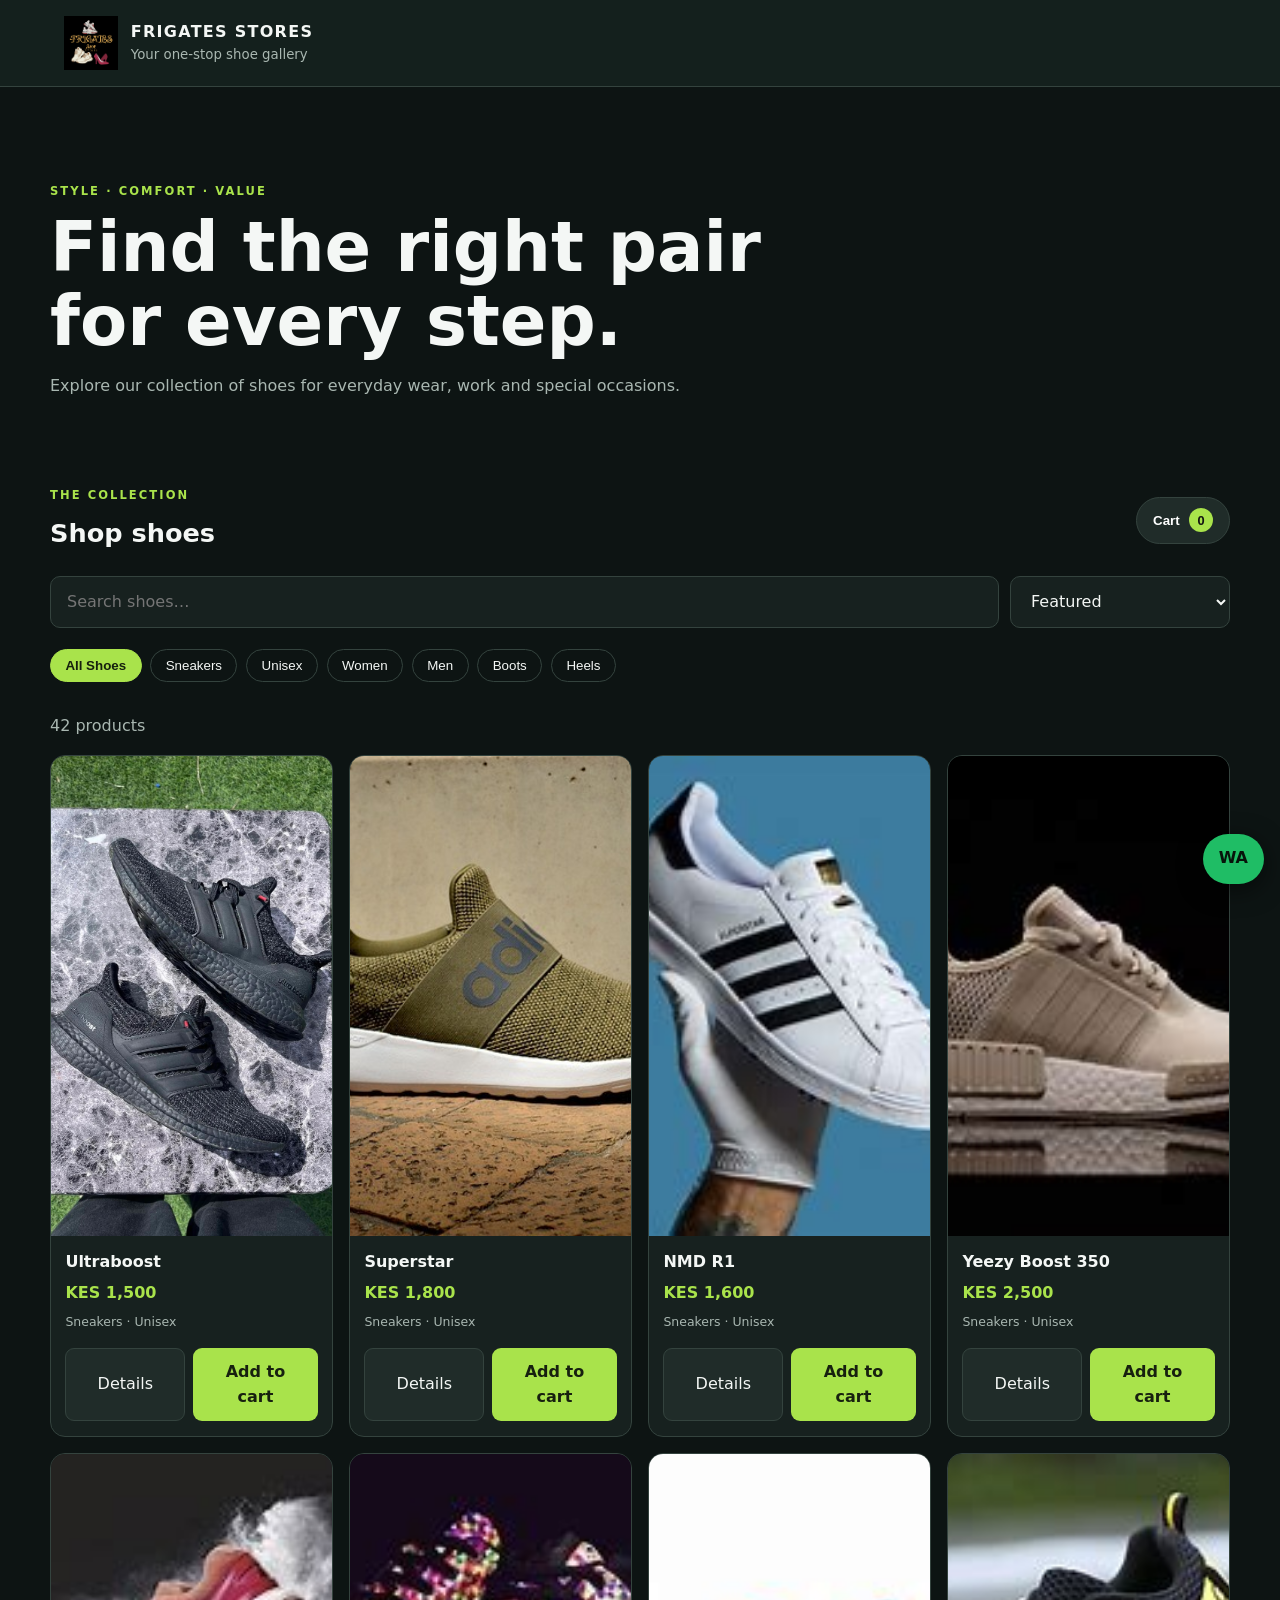
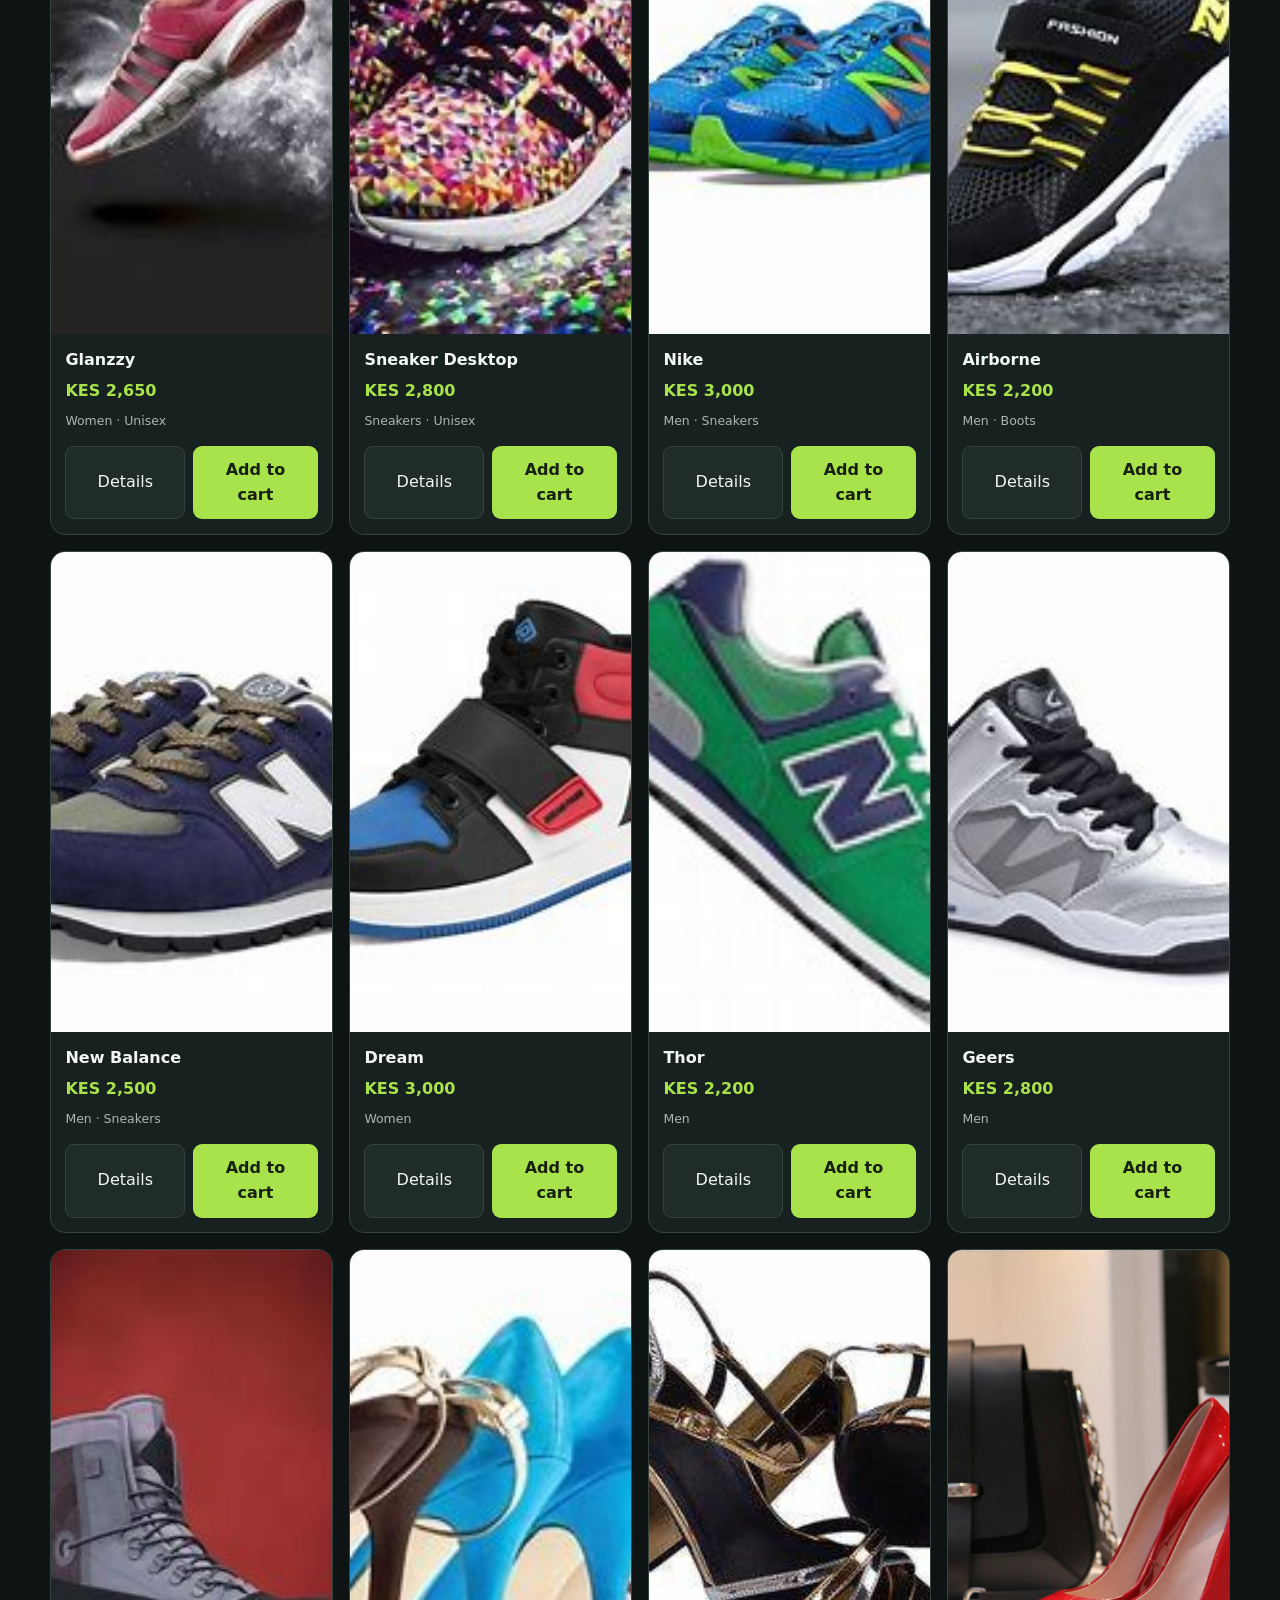
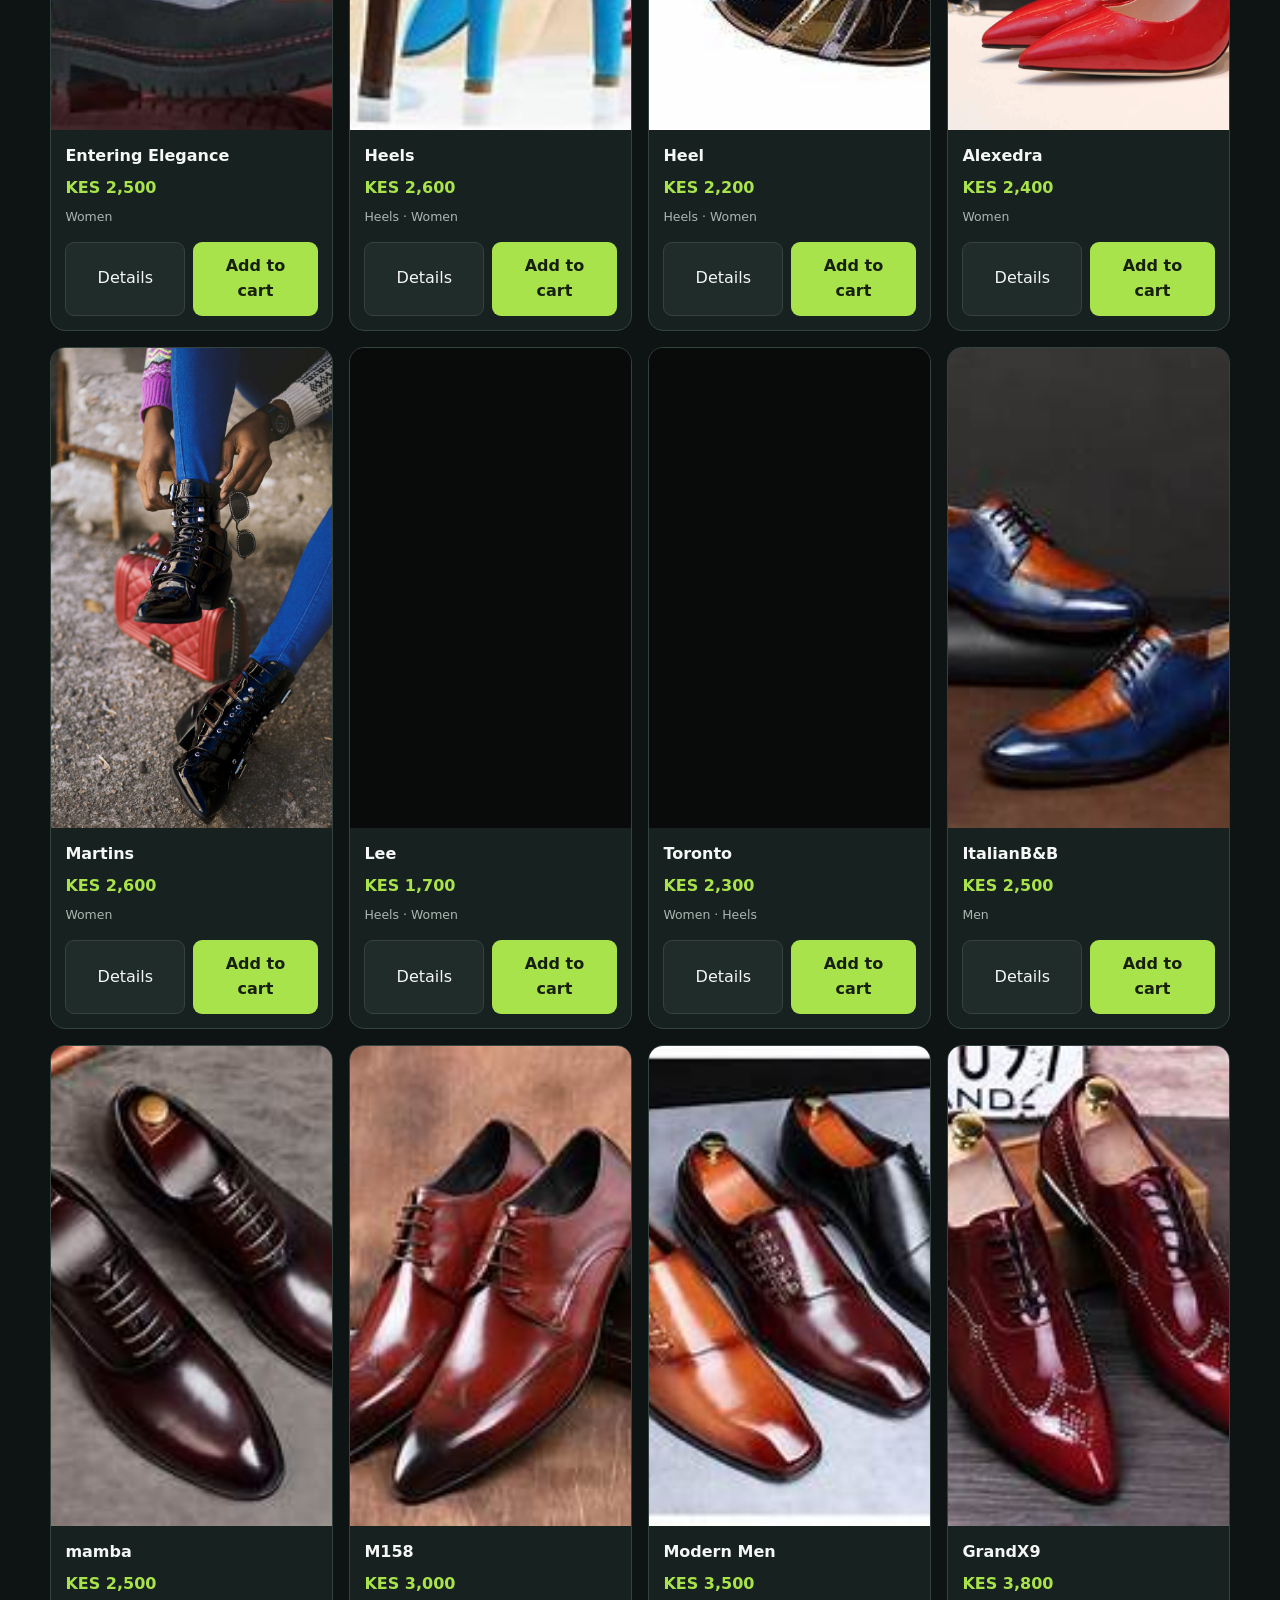
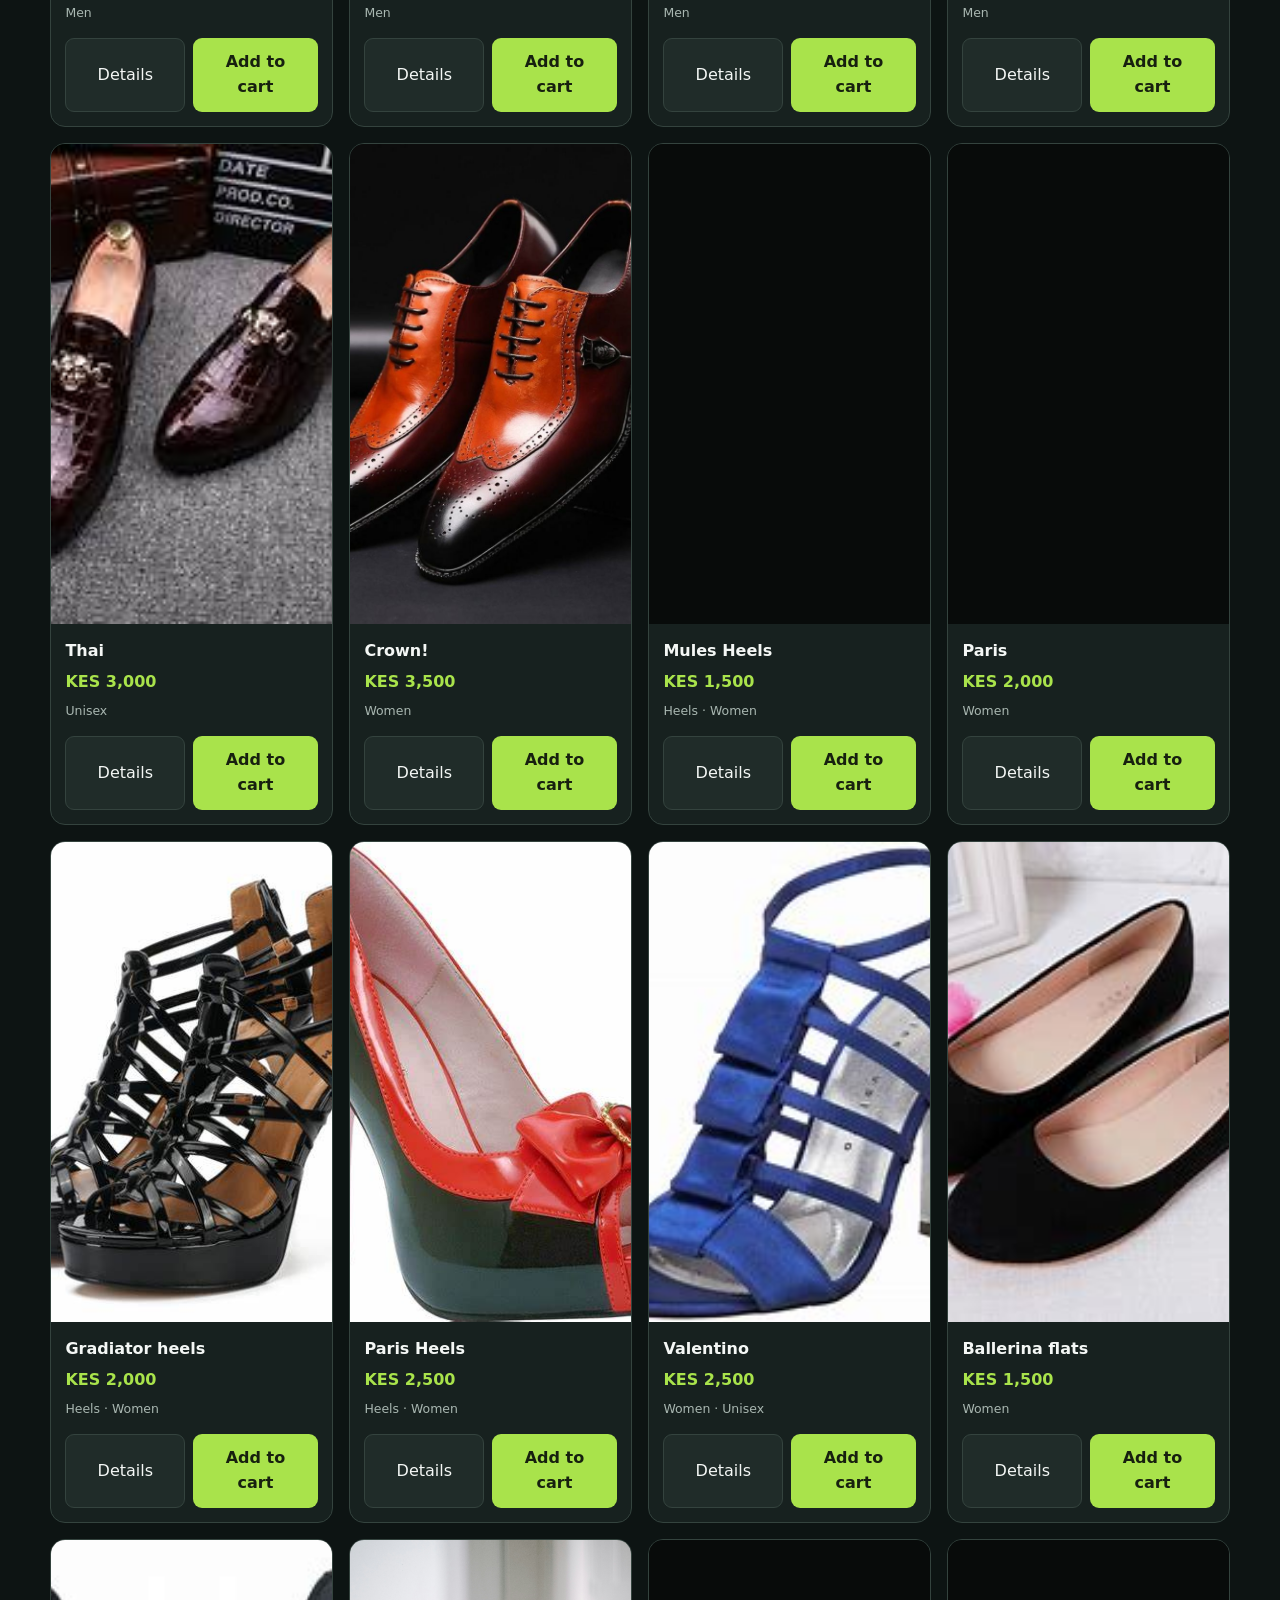
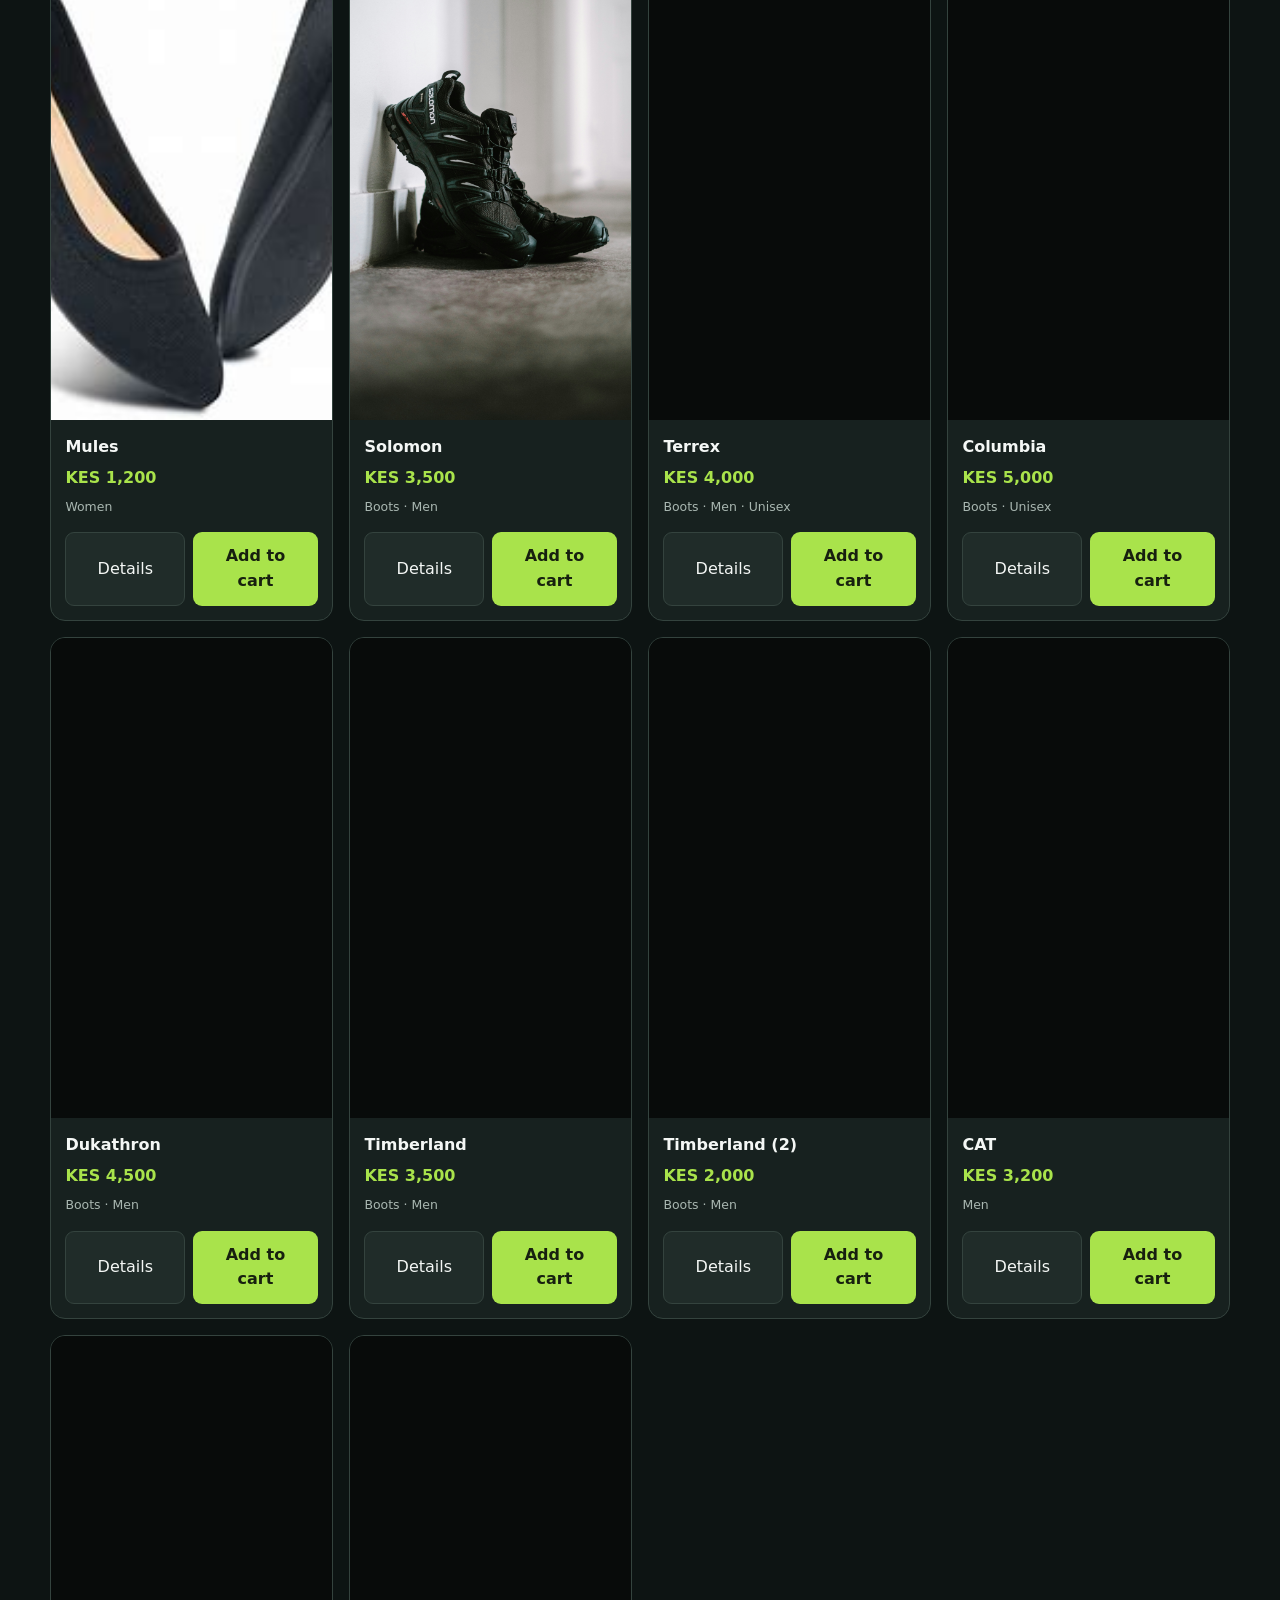
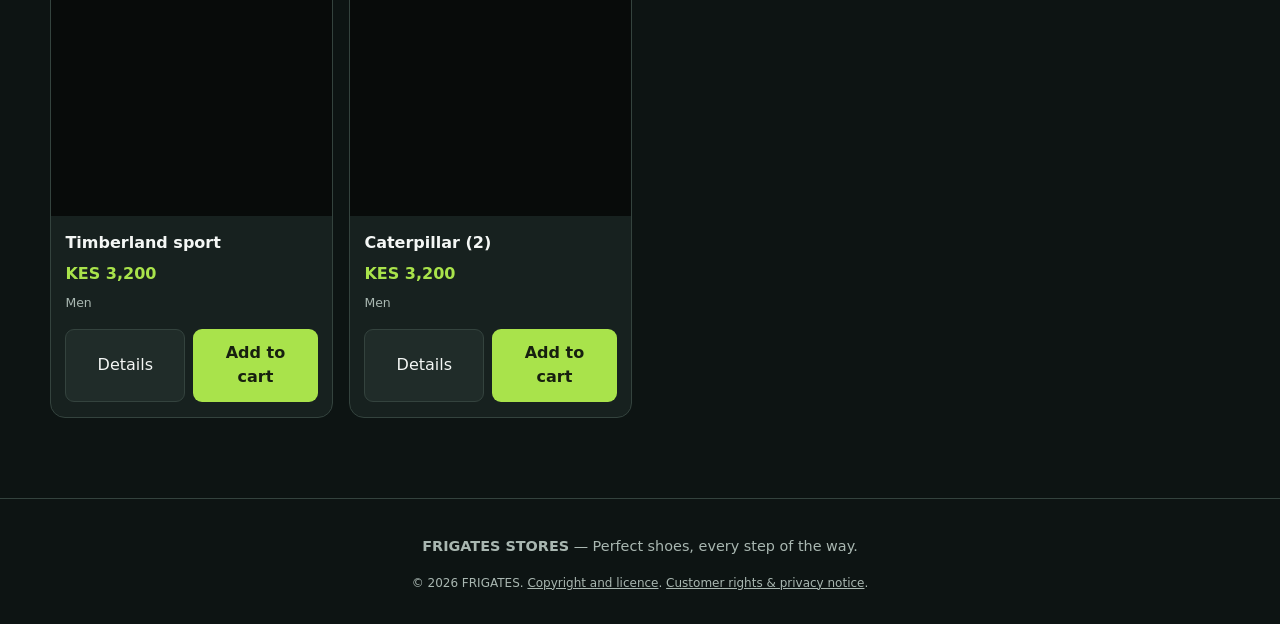
<file: index.html>
<!doctype html>
<html lang="en">
<head>
  <meta charset="utf-8">
  <meta name="viewport" content="width=device-width, initial-scale=1">
  <meta name="theme-color" content="#101817">
  <title>Frigates Shoe Store Kenya | Shoes for Every Step</title>
  <meta name="description" content="Explore affordable shoes for men and women at Frigates Stores in Kenya. Browse sneakers, boots and heels, then order through WhatsApp.">
  <meta name="author" content="FRIGATES">
  <link rel="canonical" href="https://alpha791.github.io/shoe-/">
  <meta property="og:title" content="Frigates Shoe Store Kenya">
  <meta property="og:description" content="Find your next pair. Browse the Frigates shoe collection and order through WhatsApp.">
  <meta property="og:type" content="website">
  <meta property="og:url" content="https://alpha791.github.io/shoe-/">
  <link rel="stylesheet" href="css/style.css">
  <script type="application/ld+json">
    {
      "@context": "https://schema.org",
      "@type": "Store",
      "name": "Frigates Stores",
      "url": "https://alpha791.github.io/shoe-/",
      "telephone": ["+254717616895", "+254791185252"],
      "currenciesAccepted": "KES",
      "areaServed": "Kenya"
    }
  </script>
  <script src="js/store.js" defer></script>
  <script src="js/protection.js" defer></script>
</head>
<body>
  <a class="skip-link" href="#product-gallery">Skip to products</a>

  <header class="site-header">
    <a class="brand" href="./">
      <img src="images/frigates.png" alt="" width="58" height="58">
      <span>
        <strong>FRIGATES STORES</strong>
        <small>Your one-stop shoe gallery</small>
      </span>
    </a>
  </header>

  <main class="page-shell">
    <section class="hero">
      <p class="eyebrow">STYLE · COMFORT · VALUE</p>
      <h1>Find the right pair for every step.</h1>
      <p>Explore our collection of shoes for everyday wear, work and special occasions.</p>
    </section>

    <section class="catalogue" aria-label="Shoe catalogue">
      <div class="catalogue-heading">
        <div>
          <p class="eyebrow">THE COLLECTION</p>
          <h2>Shop shoes</h2>
        </div>
        <button class="cart-toggle" id="cart-toggle" type="button" aria-controls="cart-panel">
          Cart <span id="cart-count" aria-live="polite">0</span>
        </button>
      </div>

      <div class="toolbar">
        <label class="search-label" for="product-search">Search products</label>
        <input id="product-search" type="search" placeholder="Search shoes…" autocomplete="off">
        <label class="sr-only" for="sort-products">Sort products</label>
        <select id="sort-products">
          <option value="featured">Featured</option>
          <option value="price-low">Price: low to high</option>
          <option value="price-high">Price: high to low</option>
          <option value="name">Name: A to Z</option>
        </select>
      </div>

      <nav id="category-bar" class="category-bar" aria-label="Filter products by category"></nav>
      <p id="results-count" class="results-count" aria-live="polite"></p>
      <div id="product-gallery" class="product-grid" aria-live="polite"></div>
      <p id="empty-state" class="empty-state" hidden>No products match your search. Try another term or category.</p>
    </section>

    <aside id="cart-panel" class="cart-panel" hidden aria-labelledby="cart-title">
      <div class="cart-heading">
        <h2 id="cart-title">Your order</h2>
        <button id="cart-close" class="icon-button" type="button" aria-label="Close cart">×</button>
      </div>
      <div id="cart-items"></div>
      <div class="cart-total">
        <span>Subtotal</span>
        <strong id="cart-subtotal">KES 0</strong>
      </div>
      <p class="cart-note">Delivery fees and final availability are confirmed by the store.</p>
      <button id="checkout-button" class="primary-button" type="button">Order via WhatsApp 1</button>
      <button id="checkout-alt-button" class="secondary-button" type="button">Order via WhatsApp 2</button>
      <button id="clear-cart" class="text-button" type="button">Clear cart</button>
    </aside>
  </main>

  <dialog id="product-dialog" class="product-dialog" aria-labelledby="dialog-product-name">
    <form method="dialog">
      <button class="dialog-close" aria-label="Close product details">×</button>
    </form>
    <img id="dialog-image" class="dialog-image" alt="">
    <div class="dialog-copy">
      <p class="eyebrow">PRODUCT DETAILS</p>
      <h2 id="dialog-product-name"></h2>
      <p id="dialog-product-price" class="dialog-price"></p>
      <p id="dialog-product-description"></p>
      <p id="dialog-product-categories" class="muted"></p>
      <label for="dialog-quantity">Quantity</label>
      <input id="dialog-quantity" type="number" min="1" max="20" value="1">
      <button id="dialog-add" class="primary-button" type="button">Add to cart</button>
    </div>
  </dialog>

  <footer class="site-footer">
    <p><strong>FRIGATES STORES</strong> — Perfect shoes, every step of the way.</p>
    </p>
    <small>
      © 2026 FRIGATES.
      <a href="legal.html#copyright">Copyright and licence</a>.
      <a href="legal.html">Customer rights &amp; privacy notice</a>.
    </small>
  </footer>

  <a class="floating-whatsapp" href="https://wa.me/254717616895?text=Hello%20Frigates%20Stores" target="_blank" rel="noopener noreferrer" aria-label="Chat with Frigates Stores on primary WhatsApp">WA</a>
</body>
</html>
</file>
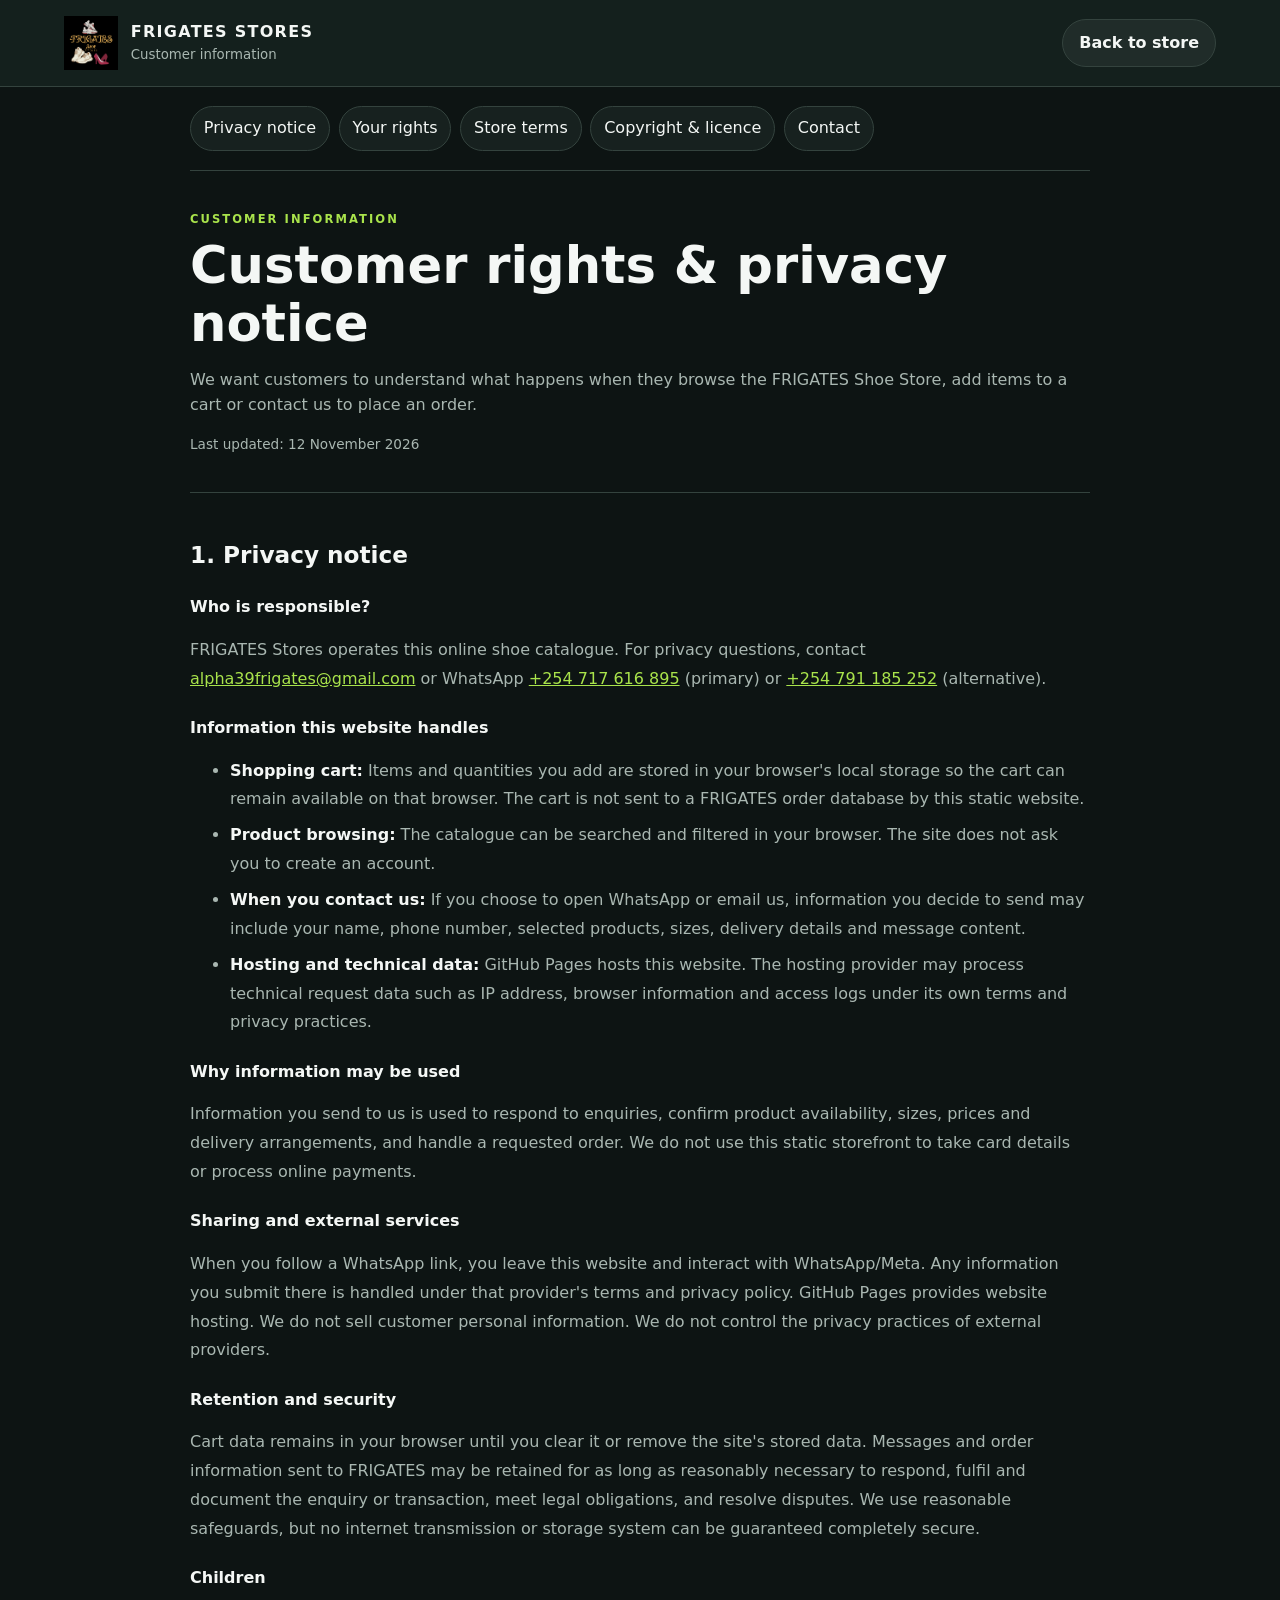
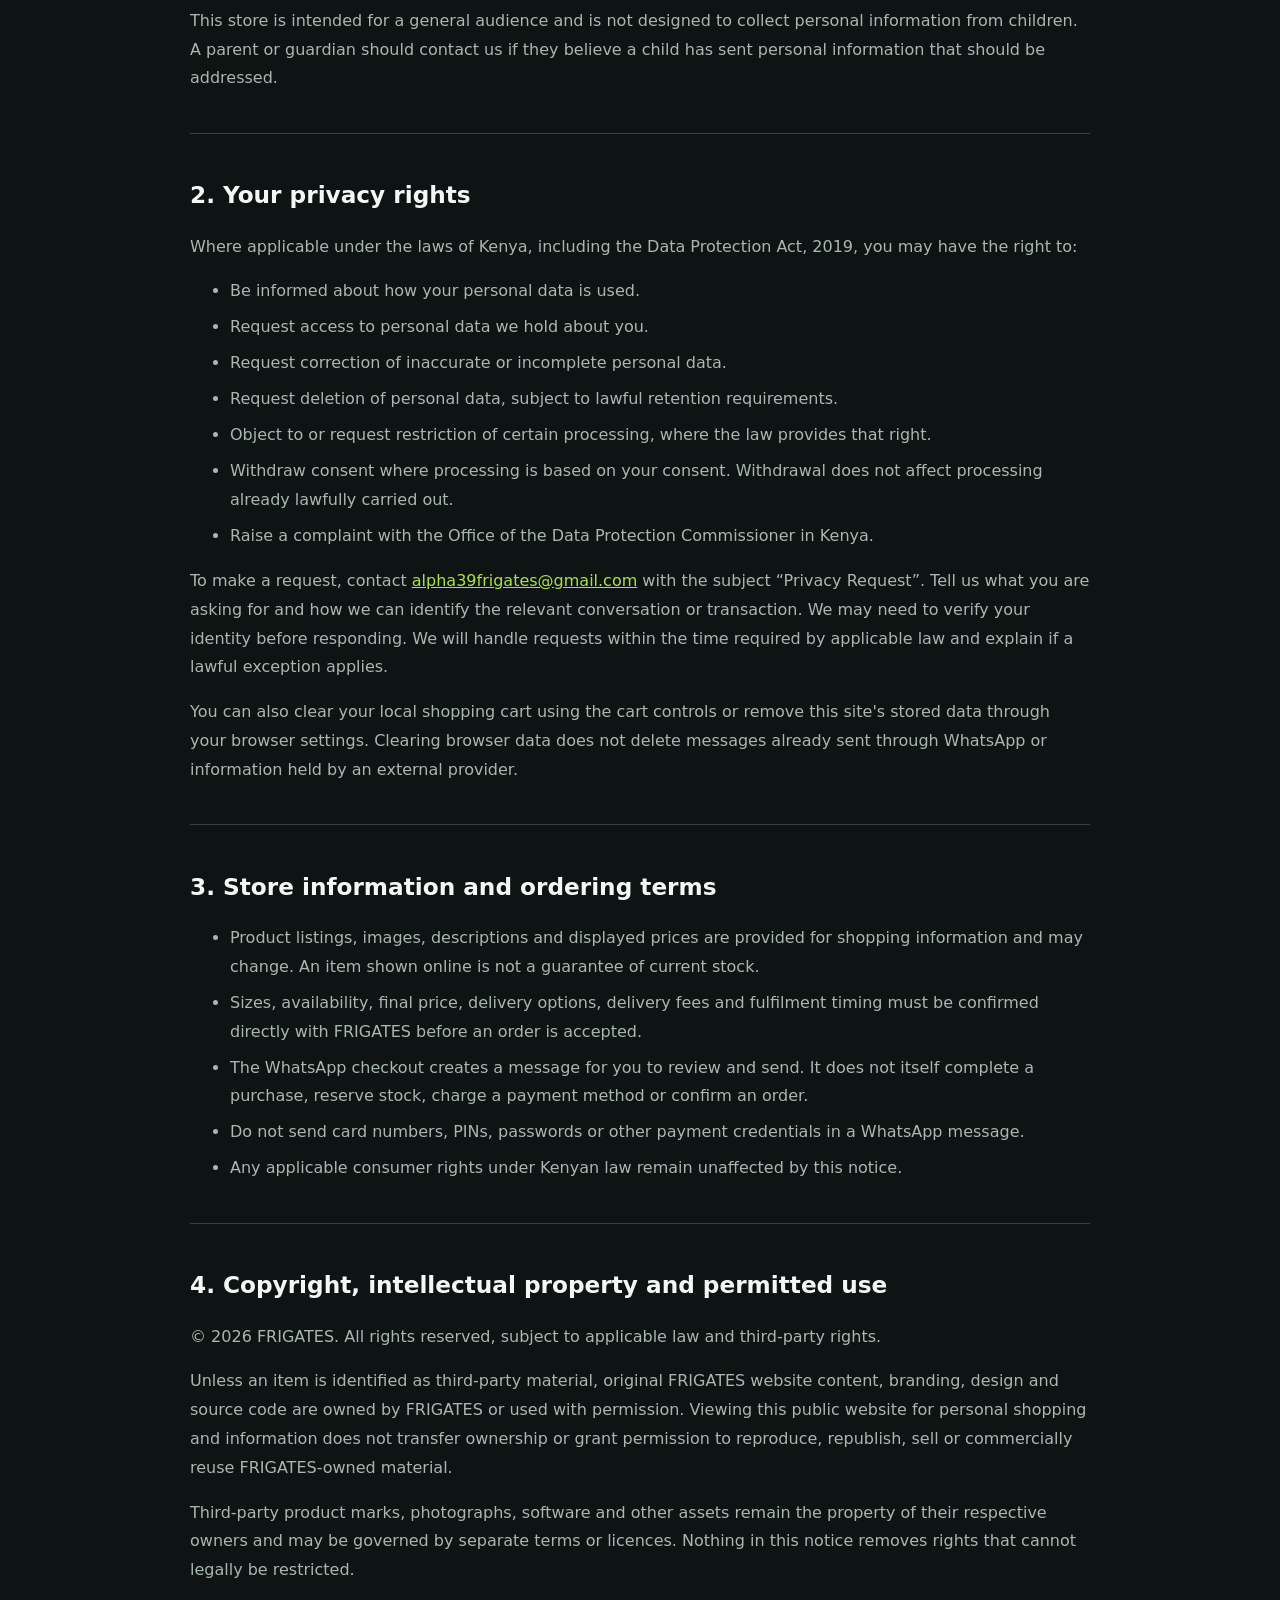
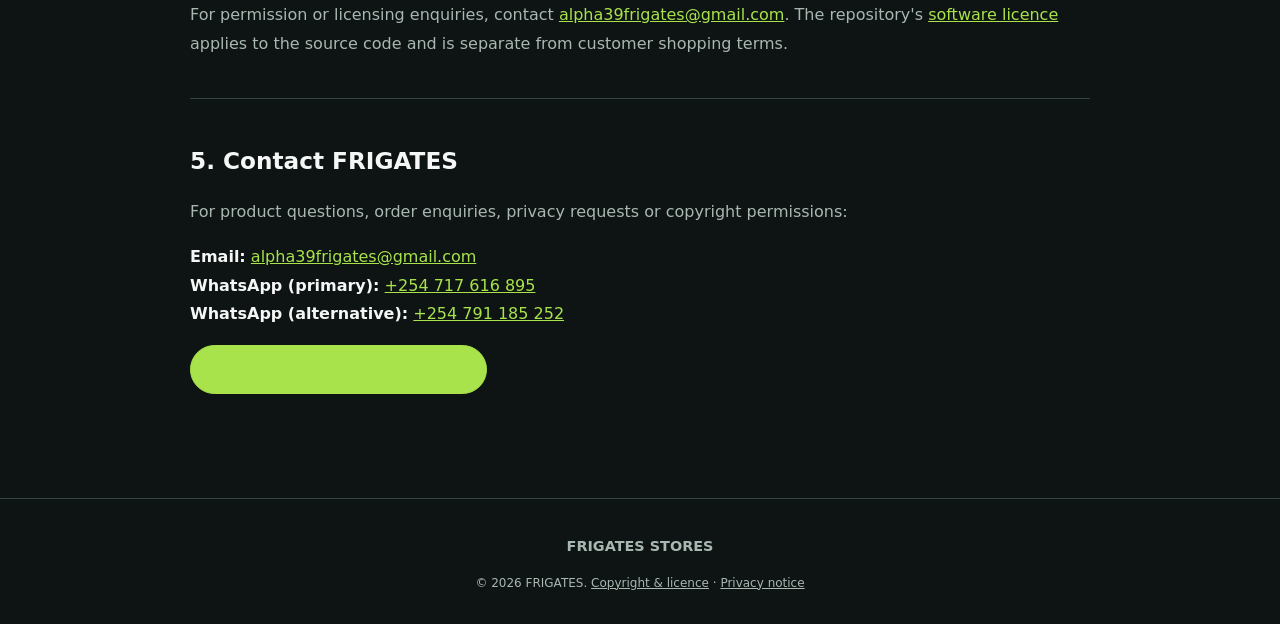
<file: legal.html>
<!doctype html>
<html lang="en">
<head>
<meta charset="utf-8">
<meta name="viewport" content="width=device-width,initial-scale=1">
<meta name="theme-color" content="#101817">
<meta name="description" content="Read the FRIGATES Shoe Store customer privacy notice, customer rights, terms of use and copyright information.">
<title>Customer Rights &amp; Privacy | FRIGATES Stores</title>
<link rel="stylesheet" href="css/style.css">
</head>
<body>
<header class="site-header">
<a class="brand" href="./" aria-label="Frigates Stores home"><img src="images/frigates.png" alt="" width="58" height="58"><span><strong>FRIGATES STORES</strong><small>Customer information</small></span></a>
<a class="header-contact" href="./">Back to store</a>
</header>
<main class="page-shell legal-page">
<nav class="legal-nav" aria-label="Notice sections"><a href="#privacy">Privacy notice</a><a href="#rights">Your rights</a><a href="#store-terms">Store terms</a><a href="#copyright">Copyright &amp; licence</a><a href="#contact">Contact</a></nav>
<header class="legal-intro"><p class="eyebrow">CUSTOMER INFORMATION</p><h1>Customer rights &amp; privacy notice</h1><p>We want customers to understand what happens when they browse the FRIGATES Shoe Store, add items to a cart or contact us to place an order.</p><p class="legal-updated">Last updated: 12 November 2026</p></header>
<section class="legal-section" id="privacy">
<h2>1. Privacy notice</h2>
<h3>Who is responsible?</h3>
<p>FRIGATES Stores operates this online shoe catalogue. For privacy questions, contact <a href="mailto:alpha39frigates@gmail.com">alpha39frigates@gmail.com</a> or WhatsApp <a href="https://wa.me/254717616895" target="_blank" rel="noopener noreferrer">+254 717 616 895</a> (primary) or <a href="https://wa.me/254791185252" target="_blank" rel="noopener noreferrer">+254 791 185 252</a> (alternative).</p>
<h3>Information this website handles</h3>
<ul>
<li><strong>Shopping cart:</strong> Items and quantities you add are stored in your browser's local storage so the cart can remain available on that browser. The cart is not sent to a FRIGATES order database by this static website.</li>
<li><strong>Product browsing:</strong> The catalogue can be searched and filtered in your browser. The site does not ask you to create an account.</li>
<li><strong>When you contact us:</strong> If you choose to open WhatsApp or email us, information you decide to send may include your name, phone number, selected products, sizes, delivery details and message content.</li>
<li><strong>Hosting and technical data:</strong> GitHub Pages hosts this website. The hosting provider may process technical request data such as IP address, browser information and access logs under its own terms and privacy practices.</li>
</ul>
<h3>Why information may be used</h3>
<p>Information you send to us is used to respond to enquiries, confirm product availability, sizes, prices and delivery arrangements, and handle a requested order. We do not use this static storefront to take card details or process online payments.</p>
<h3>Sharing and external services</h3>
<p>When you follow a WhatsApp link, you leave this website and interact with WhatsApp/Meta. Any information you submit there is handled under that provider's terms and privacy policy. GitHub Pages provides website hosting. We do not sell customer personal information. We do not control the privacy practices of external providers.</p>
<h3>Retention and security</h3>
<p>Cart data remains in your browser until you clear it or remove the site's stored data. Messages and order information sent to FRIGATES may be retained for as long as reasonably necessary to respond, fulfil and document the enquiry or transaction, meet legal obligations, and resolve disputes. We use reasonable safeguards, but no internet transmission or storage system can be guaranteed completely secure.</p>
<h3>Children</h3>
<p>This store is intended for a general audience and is not designed to collect personal information from children. A parent or guardian should contact us if they believe a child has sent personal information that should be addressed.</p>
</section>
<section class="legal-section" id="rights">
<h2>2. Your privacy rights</h2>
<p>Where applicable under the laws of Kenya, including the Data Protection Act, 2019, you may have the right to:</p>
<ul>
<li>Be informed about how your personal data is used.</li>
<li>Request access to personal data we hold about you.</li>
<li>Request correction of inaccurate or incomplete personal data.</li>
<li>Request deletion of personal data, subject to lawful retention requirements.</li>
<li>Object to or request restriction of certain processing, where the law provides that right.</li>
<li>Withdraw consent where processing is based on your consent. Withdrawal does not affect processing already lawfully carried out.</li>
<li>Raise a complaint with the Office of the Data Protection Commissioner in Kenya.</li>
</ul>
<p>To make a request, contact <a href="mailto:alpha39frigates@gmail.com">alpha39frigates@gmail.com</a> with the subject “Privacy Request”. Tell us what you are asking for and how we can identify the relevant conversation or transaction. We may need to verify your identity before responding. We will handle requests within the time required by applicable law and explain if a lawful exception applies.</p>
<p>You can also clear your local shopping cart using the cart controls or remove this site's stored data through your browser settings. Clearing browser data does not delete messages already sent through WhatsApp or information held by an external provider.</p>
</section>
<section class="legal-section" id="store-terms">
<h2>3. Store information and ordering terms</h2>
<ul>
<li>Product listings, images, descriptions and displayed prices are provided for shopping information and may change. An item shown online is not a guarantee of current stock.</li>
<li>Sizes, availability, final price, delivery options, delivery fees and fulfilment timing must be confirmed directly with FRIGATES before an order is accepted.</li>
<li>The WhatsApp checkout creates a message for you to review and send. It does not itself complete a purchase, reserve stock, charge a payment method or confirm an order.</li>
<li>Do not send card numbers, PINs, passwords or other payment credentials in a WhatsApp message.</li>
<li>Any applicable consumer rights under Kenyan law remain unaffected by this notice.</li>
</ul>
</section>
<section class="legal-section" id="copyright">
<h2>4. Copyright, intellectual property and permitted use</h2>
<p>© 2026 FRIGATES. All rights reserved, subject to applicable law and third-party rights.</p>
<p>Unless an item is identified as third-party material, original FRIGATES website content, branding, design and source code are owned by FRIGATES or used with permission. Viewing this public website for personal shopping and information does not transfer ownership or grant permission to reproduce, republish, sell or commercially reuse FRIGATES-owned material.</p>
<p>Third-party product marks, photographs, software and other assets remain the property of their respective owners and may be governed by separate terms or licences. Nothing in this notice removes rights that cannot legally be restricted.</p>
<p>For permission or licensing enquiries, contact <a href="mailto:alpha39frigates@gmail.com">alpha39frigates@gmail.com</a>. The repository's <a href="LICENSE">software licence</a> applies to the source code and is separate from customer shopping terms.</p>
</section>
<section class="legal-section" id="contact">
<h2>5. Contact FRIGATES</h2>
<p>For product questions, order enquiries, privacy requests or copyright permissions:</p>
<p><strong>Email:</strong> <a href="mailto:alpha39frigates@gmail.com">alpha39frigates@gmail.com</a><br><strong>WhatsApp (primary):</strong> <a href="https://wa.me/254717616895" target="_blank" rel="noopener noreferrer">+254 717 616 895</a><br><strong>WhatsApp (alternative):</strong> <a href="https://wa.me/254791185252" target="_blank" rel="noopener noreferrer">+254 791 185 252</a></p>
<p><a class="legal-back" href="./">Return to Frigates Shoe Store</a></p>
</section>
</main>
<footer class="site-footer"><p><strong>FRIGATES STORES</strong></p><small>© 2026 FRIGATES. <a href="#copyright">Copyright &amp; licence</a> · <a href="#privacy">Privacy notice</a></small></footer>
</body></html>
</file>
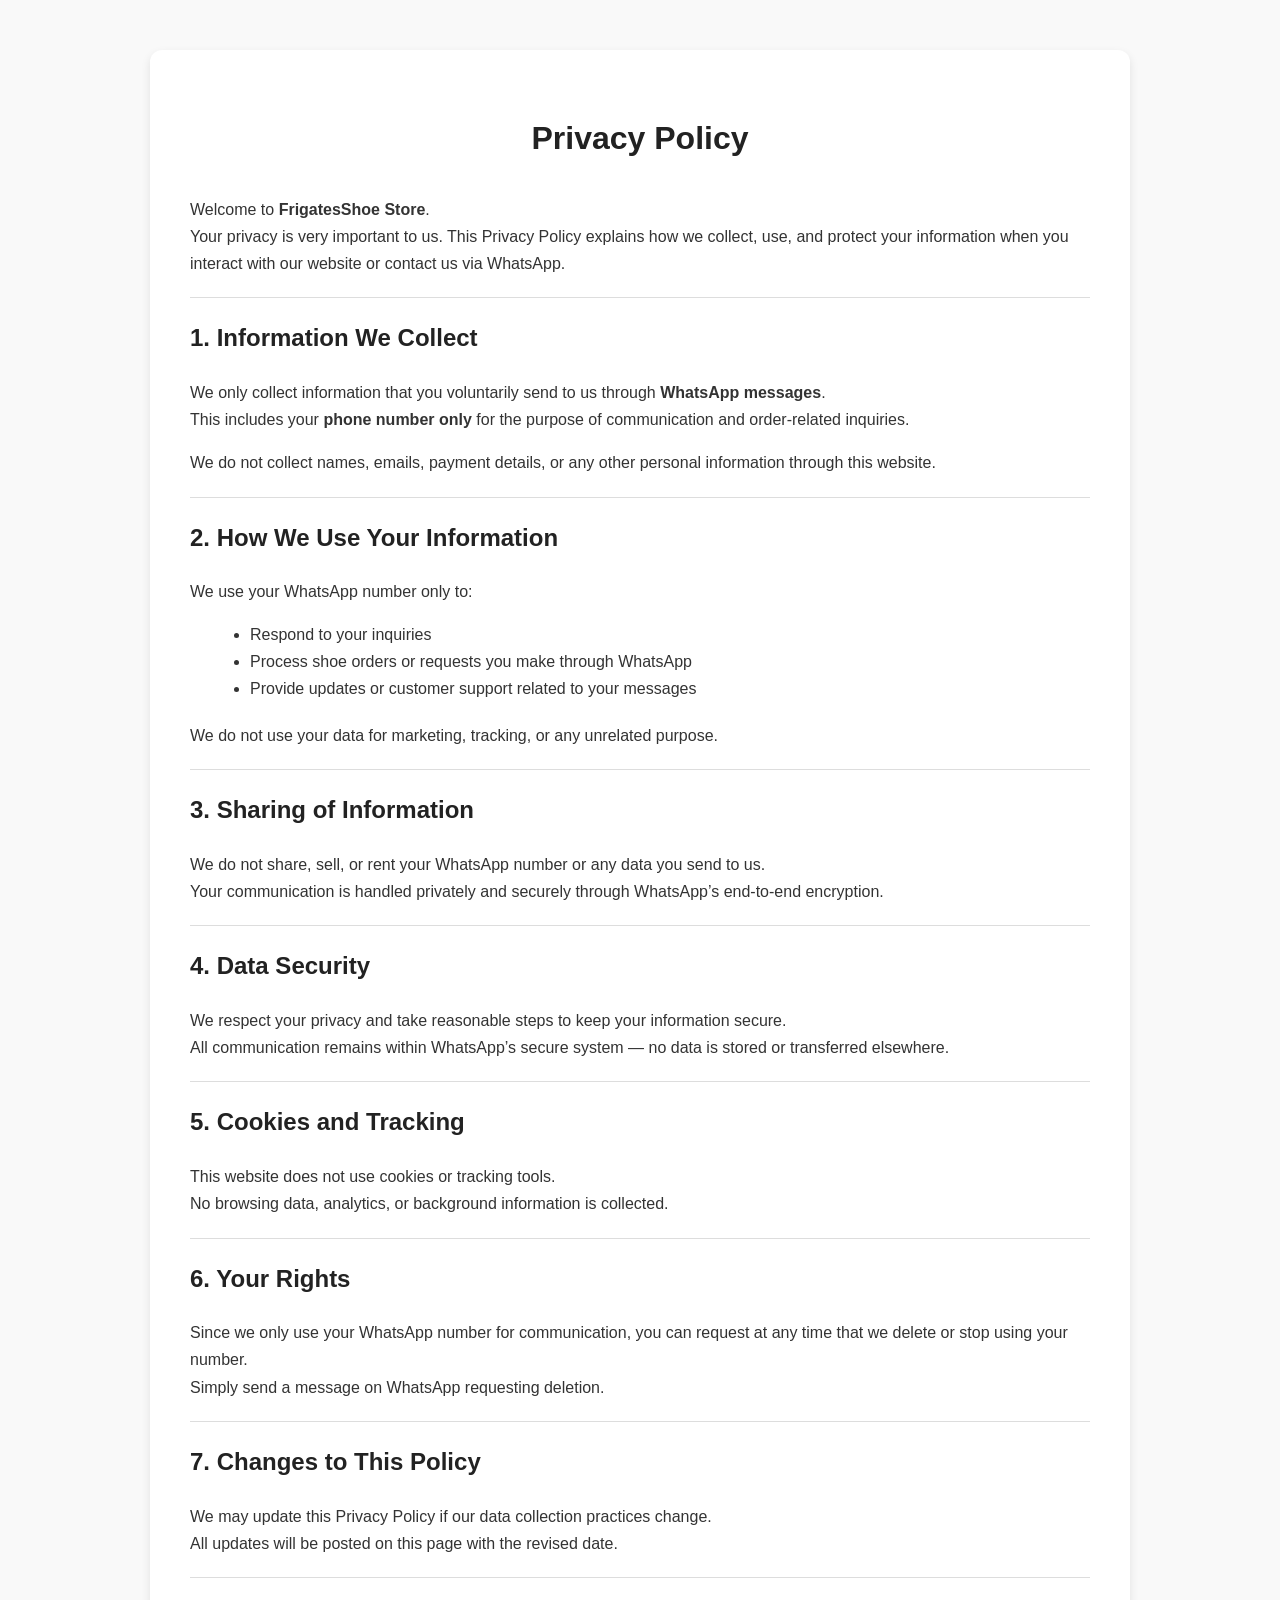
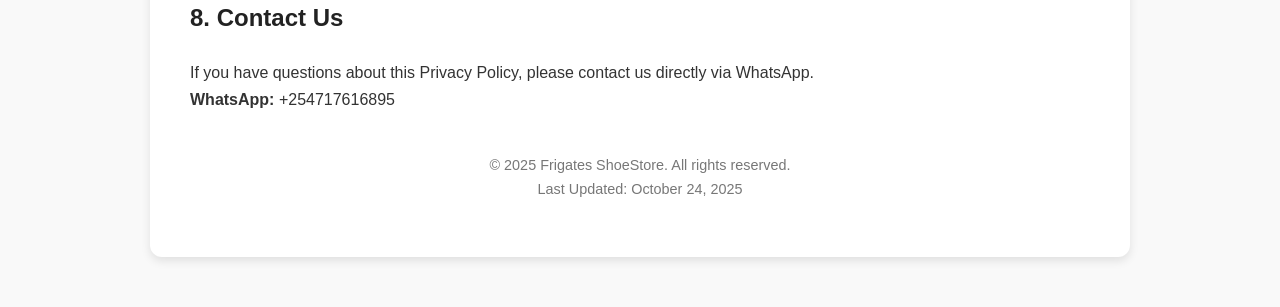
<file: privacy.html>
<!DOCTYPE html>
<html lang="en">
<head>
  <meta charset="UTF-8" />
  <meta name="viewport" content="width=device-width, initial-scale=1.0" />
  <title>Privacy Policy | FrigatesShoe Store</title>
  <style>
    body {
      font-family: Arial, sans-serif;
      line-height: 1.7;
      background-color: #f9f9f9;
      color: #333;
      margin: 0;
      padding: 0;
    }
    .container {
      max-width: 900px;
      margin: 50px auto;
      background: #fff;
      padding: 40px;
      border-radius: 12px;
      box-shadow: 0 4px 10px rgba(0, 0, 0, 0.1);
    }
    h1, h2 {
      color: #222;
    }
    h1 {
      text-align: center;
      margin-bottom: 30px;
    }
    hr {
      border: none;
      border-top: 1px solid #ddd;
      margin: 20px 0;
    }
    p {
      margin-bottom: 15px;
    }
    ul {
      margin: 10px 0 20px 20px;
    }
    footer {
      text-align: center;
      margin-top: 40px;
      font-size: 0.9em;
      color: #777;
    }
  </style>
</head>
<body>
  <div class="container">
    <h1>Privacy Policy</h1>

    <p>Welcome to <strong>FrigatesShoe Store</strong>.<br>
    Your privacy is very important to us. This Privacy Policy explains how we collect, use, and protect your information when you interact with our website or contact us via WhatsApp.</p>

    <hr>

    <h2>1. Information We Collect</h2>
    <p>We only collect information that you voluntarily send to us through <strong>WhatsApp messages</strong>.<br>
    This includes your <strong>phone number only</strong> for the purpose of communication and order-related inquiries.</p>
    <p>We do not collect names, emails, payment details, or any other personal information through this website.</p>

    <hr>

    <h2>2. How We Use Your Information</h2>
    <p>We use your WhatsApp number only to:</p>
    <ul>
      <li>Respond to your inquiries</li>
      <li>Process shoe orders or requests you make through WhatsApp</li>
      <li>Provide updates or customer support related to your messages</li>
    </ul>
    <p>We do not use your data for marketing, tracking, or any unrelated purpose.</p>

    <hr>

    <h2>3. Sharing of Information</h2>
    <p>We do not share, sell, or rent your WhatsApp number or any data you send to us.<br>
    Your communication is handled privately and securely through WhatsApp’s end-to-end encryption.</p>

    <hr>

    <h2>4. Data Security</h2>
    <p>We respect your privacy and take reasonable steps to keep your information secure.<br>
    All communication remains within WhatsApp’s secure system — no data is stored or transferred elsewhere.</p>

    <hr>

    <h2>5. Cookies and Tracking</h2>
    <p>This website does not use cookies or tracking tools.<br>
    No browsing data, analytics, or background information is collected.</p>

    <hr>

    <h2>6. Your Rights</h2>
    <p>Since we only use your WhatsApp number for communication, you can request at any time that we delete or stop using your number.<br>
    Simply send a message on WhatsApp requesting deletion.</p>

    <hr>

    <h2>7. Changes to This Policy</h2>
    <p>We may update this Privacy Policy if our data collection practices change.<br>
    All updates will be posted on this page with the revised date.</p>

    <hr>

    <h2>8. Contact Us</h2>
    <p>If you have questions about this Privacy Policy, please contact us directly via WhatsApp.<br>
    <strong>WhatsApp:</strong> +254717616895</p>

    <footer>
      <p>© 2025 Frigates ShoeStore. All rights reserved.<br>
      Last Updated: October 24, 2025</p>
    </footer>
  </div>
</body>
  </html>
</file>
<file: css/style.css>
:root{color-scheme:dark;--bg:#0d1413;--surface:#17211f;--surface2:#202c29;--text:#f4f7f5;--muted:#a9b7b1;--accent:#a9e34b;--line:#34433e;font-family:system-ui,-apple-system,BlinkMacSystemFont,'Segoe UI',sans-serif}*{box-sizing:border-box}html{scroll-behavior:smooth}body{margin:0;background:var(--bg);color:var(--text);line-height:1.55}a{color:inherit}.skip-link{position:absolute;left:-999px;top:1rem;background:var(--accent);color:#101510;padding:.7rem;z-index:20}.skip-link:focus{left:1rem}.sr-only,.search-label{position:absolute;width:1px;height:1px;overflow:hidden;clip:rect(0,0,0,0)}.site-header{display:flex;align-items:center;justify-content:space-between;gap:1rem;padding:1rem clamp(1rem,5vw,4rem);background:#14201d;border-bottom:1px solid var(--line)}.brand{display:flex;align-items:center;gap:.8rem;text-decoration:none}.brand img{width:54px;height:54px;object-fit:contain}.brand span{display:grid}.brand strong{letter-spacing:.08em}.brand small,.muted,.cart-note,.results-count{color:var(--muted)}.header-contact,.cart-toggle{border:1px solid var(--line);border-radius:999px;padding:.65rem 1rem;text-decoration:none;background:var(--surface2);font-weight:600}.page-shell{width:min(1180px,calc(100% - 2rem));margin:auto}.hero{padding:clamp(2.5rem,8vw,6rem) 0 3rem;max-width:760px}.eyebrow{font-size:.72rem;font-weight:700;letter-spacing:.18em;color:var(--accent);margin:0 0 .55rem}.hero h1{font-size:clamp(2rem,6vw,4.3rem);line-height:1.08;margin:0 0 1rem}.hero>p:last-child{color:var(--muted)}.catalogue{padding:1.5rem 0 5rem}.catalogue-heading,.cart-heading{display:flex;justify-content:space-between;align-items:center;gap:1rem}.catalogue-heading h2,.cart-heading h2{margin:0;font-size:1.6rem}.cart-toggle span{display:inline-grid;place-items:center;min-width:1.5rem;height:1.5rem;margin-left:.35rem;background:var(--accent);color:#111;border-radius:50%;font-size:.8rem}.toolbar{display:grid;grid-template-columns:1fr minmax(160px,220px);gap:.7rem;margin:1.4rem 0 .8rem}input,select{font:inherit;color:var(--text);background:var(--surface);border:1px solid var(--line);border-radius:10px;padding:.8rem 1rem;min-width:0}input:focus-visible,select:focus-visible,button:focus-visible,a:focus-visible{outline:3px solid var(--accent);outline-offset:3px}.category-bar{display:flex;gap:.55rem;flex-wrap:wrap;padding:.5rem 0 1rem}.cat-btn{border:1px solid var(--line);background:transparent;color:var(--text);padding:.5rem .9rem;border-radius:999px;cursor:pointer;text-transform:capitalize}.cat-btn.active{background:var(--accent);color:#15200e;border-color:var(--accent);font-weight:700}.product-grid{display:grid;grid-template-columns:repeat(4,minmax(0,1fr));gap:1rem}.product-card{min-width:0;background:var(--surface);border:1px solid var(--line);border-radius:15px;overflow:hidden;display:flex;flex-direction:column;transition:transform .2s,border-color .2s}.product-card:hover{transform:translateY(-3px);border-color:#718b7d}.product-image{width:100%;aspect-ratio:4/3;object-fit:cover;background:#080b0a;cursor:pointer}.product-image.image-error{object-fit:contain;padding:.5rem;background:linear-gradient(145deg,#17211f,#0d1413);color:var(--muted)}.product-info{padding:.9rem;display:flex;flex-direction:column;gap:.4rem;flex:1}.product-info h3{font-size:1rem;margin:0}.product-price{font-weight:700;color:var(--accent);margin:0}.product-categories{font-size:.78rem;color:var(--muted);margin:0;text-transform:capitalize}.card-actions{display:flex;gap:.5rem;margin-top:auto;padding-top:.6rem}.card-actions button{flex:1}.primary-button{border:0;border-radius:9px;background:var(--accent);color:#17200f;padding:.75rem 1rem;font:inherit;font-weight:700;cursor:pointer}.secondary-button,.text-button,.icon-button{border:1px solid var(--line);border-radius:9px;background:var(--surface2);color:var(--text);padding:.7rem .8rem;font:inherit;cursor:pointer}.empty-state{padding:2rem;text-align:center;color:var(--muted)}.cart-panel{position:fixed;right:1rem;top:1rem;bottom:1rem;width:min(420px,calc(100% - 2rem));z-index:30;background:var(--surface);border:1px solid var(--line);border-radius:16px;padding:1rem;overflow:auto;box-shadow:0 20px 70px #000b}.cart-line{display:grid;grid-template-columns:1fr auto;gap:.5rem;padding:1rem 0;border-bottom:1px solid var(--line)}.cart-line strong{display:block}.cart-line small{color:var(--muted)}.quantity-controls{display:flex;align-items:center;gap:.45rem}.quantity-controls button{width:2rem;height:2rem;border:1px solid var(--line);border-radius:7px;background:var(--surface2);color:var(--text)}.cart-total{display:flex;justify-content:space-between;padding:1.2rem 0;font-size:1.1rem}.cart-panel>.primary-button,.text-button{width:100%}.text-button{margin-top:.5rem}.product-dialog{width:min(560px,calc(100% - 2rem));padding:0;border:1px solid var(--line);border-radius:16px;background:var(--surface);color:var(--text);max-height:90vh;overflow:auto}.product-dialog::backdrop{background:#000b}.dialog-close{float:right;margin:.7rem;border:0;border-radius:50%;width:2.4rem;height:2.4rem;background:#111d;color:white;font-size:1.5rem;cursor:pointer}.dialog-image{width:100%;height:260px;object-fit:contain;background:#090e0d}.dialog-copy{padding:1.2rem}.dialog-copy h2{margin:.2rem 0}.dialog-price{font-size:1.2rem;font-weight:700;color:var(--accent)}.dialog-copy label{display:block;margin:.8rem 0 .3rem}.dialog-copy input,.dialog-copy .primary-button{width:100%;margin-bottom:.8rem}.site-footer{border-top:1px solid var(--line);padding:2rem 1rem;text-align:center;color:var(--muted);font-size:.9rem}.site-footer p{margin:.3rem}.site-footer small{display:block;margin-top:1rem}.floating-whatsapp{position:fixed;right:1rem;bottom:1rem;z-index:15;background:#1fbd65;color:#07140b;border-radius:999px;padding:.8rem 1rem;text-decoration:none;font-weight:800;box-shadow:0 6px 24px #0008}@media(max-width:900px){.product-grid{grid-template-columns:repeat(3,minmax(0,1fr))}}@media(max-width:620px){.product-grid{grid-template-columns:repeat(2,minmax(0,1fr));gap:.65rem}.product-info{padding:.7rem}.product-info h3{font-size:.9rem}.card-actions{flex-direction:column}.toolbar{grid-template-columns:1fr}.site-header{padding:.8rem 1rem}.header-contact{font-size:.82rem}.hero{padding:3rem 0 2rem}}@media(max-width:360px){.product-grid{grid-template-columns:1fr}.product-image{aspect-ratio:16/9}.brand small{font-size:.72rem}}@media(prefers-reduced-motion:reduce){*,*::before,*::after{scroll-behavior:auto!important;animation-duration:.01ms!important;transition-duration:.01ms!important}}
/* Customer rights and privacy notice */
.legal-page{max-width:900px;padding-bottom:4rem}.legal-nav{display:flex;flex-wrap:wrap;gap:.55rem;padding:1.2rem 0;border-bottom:1px solid var(--line)}.legal-nav a,.legal-back{display:inline-block;padding:.55rem .8rem;border:1px solid var(--line);border-radius:999px;text-decoration:none;color:var(--text);background:var(--surface)}.legal-intro{padding:2.5rem 0 1.5rem}.legal-intro h1{font-size:clamp(2rem,5vw,3.2rem);line-height:1.12;margin:.4rem 0 1rem}.legal-intro>p:not(.eyebrow){color:var(--muted)}.legal-updated{font-size:.85rem}.legal-section{padding:1.5rem 0;border-top:1px solid var(--line);scroll-margin-top:1rem}.legal-section h2{font-size:1.45rem}.legal-section h3{font-size:1rem;margin:1.4rem 0 .4rem}.legal-section p,.legal-section li{color:var(--muted);line-height:1.8}.legal-section li{margin:.45rem 0}.legal-section a{color:var(--accent);overflow-wrap:anywhere}.legal-section strong{color:var(--text)}.legal-back{background:var(--accent);color:#17200f;font-weight:700;border-color:var(--accent)}@media(max-width:600px){.legal-nav{gap:.4rem}.legal-nav a{font-size:.82rem;padding:.45rem .65rem}.legal-section{padding:1rem 0}}

.header-contact-links{display:flex;flex-wrap:wrap;justify-content:flex-end;gap:.5rem}.header-contact-links .header-contact{font-size:.85rem;white-space:nowrap}.cart-panel>#checkout-alt-button{width:100%;margin-top:.55rem}@media(max-width:620px){.site-header{align-items:flex-start;flex-direction:column}.header-contact-links{justify-content:flex-start;width:100%}.header-contact-links .header-contact{font-size:.78rem;padding:.55rem .7rem}}
</file>
